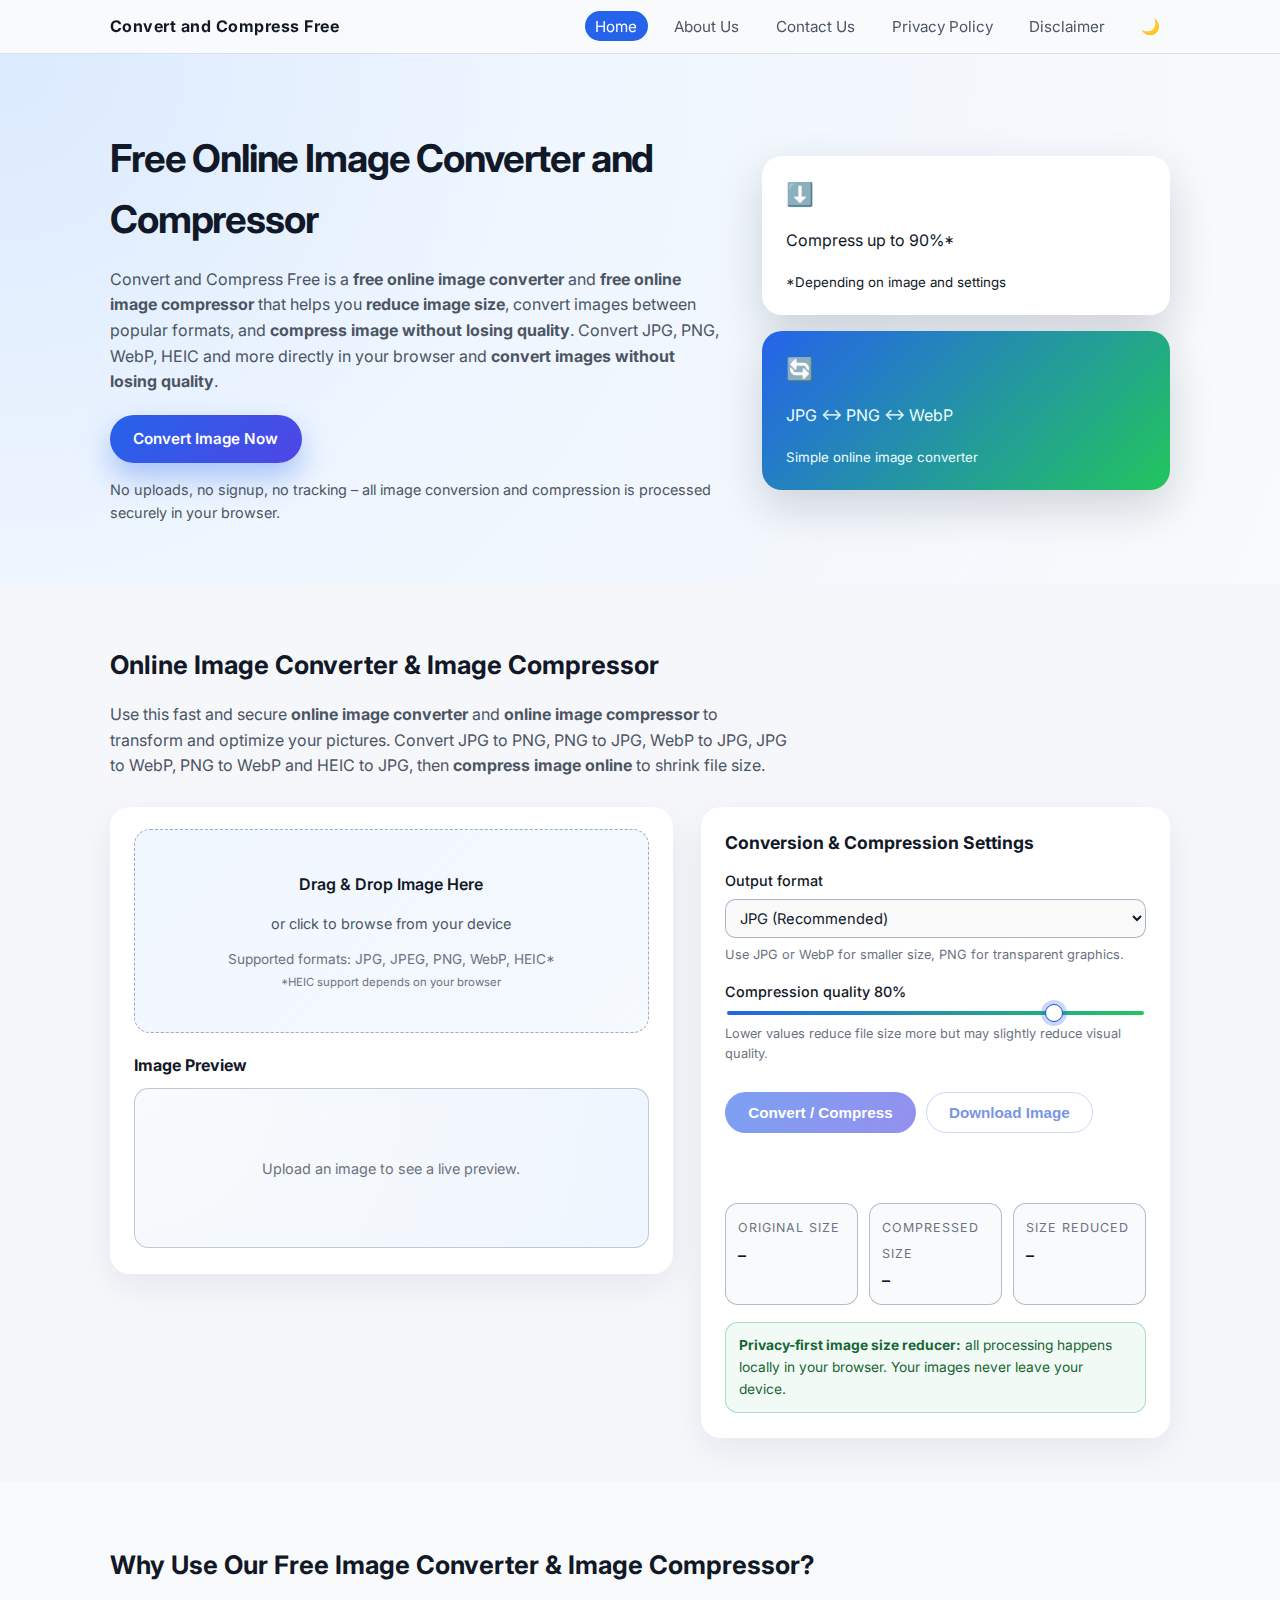
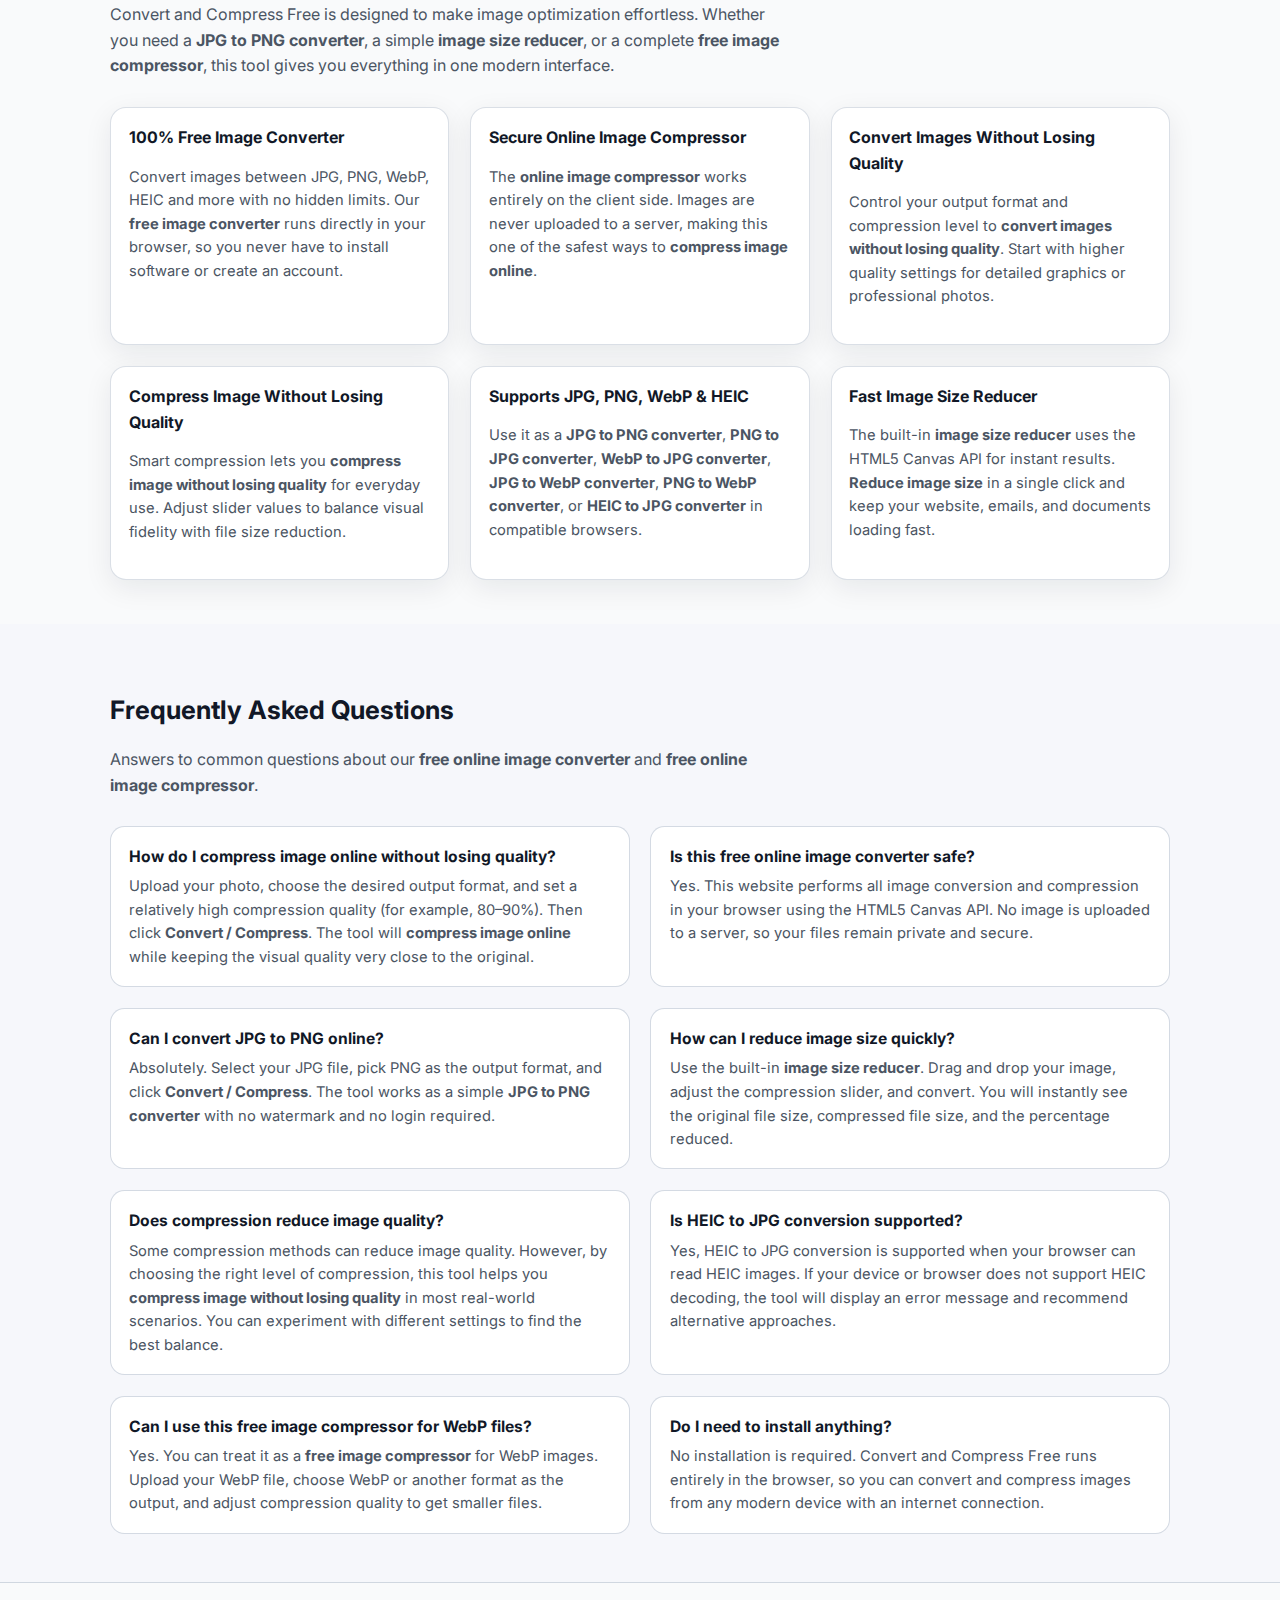
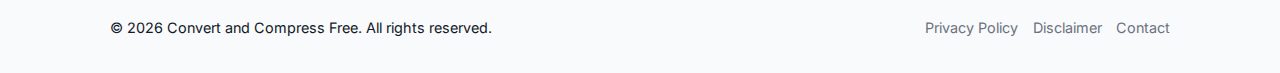
<file: index.html>
<!DOCTYPE html>
<html lang="en">
<head>
    <meta charset="UTF-8" />
    <title>Free Image Converter &amp; Compressor Online – Convert and Compress Free</title>
    <meta name="description" content="Convert and Compress Free is a free online image converter and image compressor tool. Convert JPG to PNG, PNG to JPG, WebP to JPG, HEIC to JPG and compress image online without losing quality. Reduce image size instantly with our secure and fast image size reducer." />
    <meta name="viewport" content="width=device-width, initial-scale=1" />
    <meta name="keywords" content="image converter, image compressor, online image converter, online image compressor, free image converter, free image compressor, compress image online, convert image online, reduce image size, image size reducer, JPG to PNG converter, PNG to JPG converter, WebP to JPG converter, JPG to WebP converter, PNG to WebP converter, HEIC to JPG converter, JPEG to PNG converter, free online image converter, free online image compressor, convert images without losing quality, compress image without losing quality" />
    <link rel="canonical" href="https://www.convertandcompressfree.com/" />

    <!-- Open Graph -->
    <meta property="og:title" content="Free Image Converter &amp; Compressor Online – Convert and Compress Free" />
    <meta property="og:description" content="Free online image converter and image compressor to convert JPG, PNG, WebP, HEIC and reduce image size without losing quality." />
    <meta property="og:type" content="website" />
    <meta property="og:url" content="https://www.convertandcompressfree.com/" />
    <meta property="og:site_name" content="Convert and Compress Free" />

    <!-- Favicon (optional placeholder) -->
    <link rel="icon" href="data:;base64,iVBORw0KGgo=" />

    <!-- Google Font -->
    <link href="https://fonts.googleapis.com/css2?family=Inter:wght@400;500;600;700&display=swap" rel="stylesheet" />

    <!-- Styles -->
    <link rel="stylesheet" href="style.css" />

    <!-- FAQ Structured Data (JSON-LD) -->
    <script type="application/ld+json">
    {
      "@context": "https://schema.org",
      "@type": "FAQPage",
      "mainEntity": [
        {
          "@type": "Question",
          "name": "How do I compress image online without losing quality?",
          "acceptedAnswer": {
            "@type": "Answer",
            "text": "To compress an image online without losing quality, upload your file to Convert and Compress Free, choose your desired output format and compression level, then click the Convert / Compress button. The tool uses smart client-side compression to reduce image size while keeping visual quality as close as possible to the original."
          }
        },
        {
          "@type": "Question",
          "name": "Is this free online image converter safe?",
          "acceptedAnswer": {
            "@type": "Answer",
            "text": "Yes, our free online image converter is safe because all conversions and compression happen directly in your browser. Your images are not uploaded to any server, not stored, and never shared."
          }
        },
        {
          "@type": "Question",
          "name": "Can I convert JPG to PNG online?",
          "acceptedAnswer": {
            "@type": "Answer",
            "text": "Yes, you can easily convert JPG to PNG online with Convert and Compress Free. Upload your JPG image, select PNG as the target format, and click Convert / Compress to download your new PNG file."
          }
        },
        {
          "@type": "Question",
          "name": "How can I reduce image size quickly?",
          "acceptedAnswer": {
            "@type": "Answer",
            "text": "To reduce image size quickly, simply drag and drop your file into the tool, choose your desired compression quality, and click Convert / Compress. The image size reducer will instantly generate a smaller file that you can download."
          }
        },
        {
          "@type": "Question",
          "name": "Does image compression reduce quality?",
          "acceptedAnswer": {
            "@type": "Answer",
            "text": "Generally, compression can slightly reduce quality, but Convert and Compress Free helps you balance quality and file size. By adjusting the compression level, you can compress images without noticeable loss in quality for most use cases."
          }
        },
        {
          "@type": "Question",
          "name": "Is HEIC to JPG conversion supported?",
          "acceptedAnswer": {
            "@type": "Answer",
            "text": "Yes, our online image converter supports HEIC to JPG conversion in browsers that can read HEIC files. If your browser cannot decode HEIC, the tool will show a helpful error and suggest alternative options."
          }
        },
        {
          "@type": "Question",
          "name": "Can I use this free image compressor for WebP images?",
          "acceptedAnswer": {
            "@type": "Answer",
            "text": "Yes, you can compress WebP images online using Convert and Compress Free. Upload your WebP file, keep the format as WebP or convert it to JPG or PNG, choose your compression level, and generate a smaller file."
          }
        },
        {
          "@type": "Question",
          "name": "Do I need to create an account to use this image converter?",
          "acceptedAnswer": {
            "@type": "Answer",
            "text": "No account or registration is required. You can use this free image converter and compressor instantly, without sign-up or email."
          }
        }
      ]
    }
    </script>
</head>
<body>
    <!-- Header / Navigation -->
    <header class="site-header">
        <div class="container nav-container">
            <div class="logo">
                <a href="index.html">Convert and Compress Free</a>
            </div>
            <nav class="main-nav" aria-label="Main navigation">
                <button class="nav-toggle" aria-label="Toggle navigation" aria-expanded="false">
                    <span class="nav-toggle-bar"></span>
                    <span class="nav-toggle-bar"></span>
                    <span class="nav-toggle-bar"></span>
                </button>
                <ul class="nav-links">
                    <li><a href="index.html" class="active">Home</a></li>
                    <li><a href="about.html">About Us</a></li>
                    <li><a href="contact.html">Contact Us</a></li>
                    <li><a href="privacy-policy.html">Privacy Policy</a></li>
                    <li><a href="disclaimer.html">Disclaimer</a></li>
                </ul>
                <button class="theme-toggle" type="button" aria-label="Toggle dark mode">
                    <span class="theme-toggle-icon">🌙</span>
                </button>
            </nav>
        </div>
    </header>

    <main>
        <!-- Hero Section -->
        <section class="hero">
            <div class="container hero-content">
                <div class="hero-text">
                    <h1>Free Online Image Converter and Compressor</h1>
                    <p>
                        Convert and Compress Free is a <strong>free online image converter</strong> and
                        <strong>free online image compressor</strong> that helps you
                        <strong>reduce image size</strong>, convert images between popular formats, and
                        <strong>compress image without losing quality</strong>. Convert JPG, PNG, WebP, HEIC and more
                        directly in your browser and <strong>convert images without losing quality</strong>.
                    </p>
                    <a href="#tool" class="btn btn-primary">Convert Image Now</a>
                    <p class="hero-subtext">
                        No uploads, no signup, no tracking – all image conversion and compression is processed securely
                        in your browser.
                    </p>
                </div>
                <div class="hero-visual" aria-hidden="true">
                    <div class="hero-card">
                        <div class="hero-card-icon">⬇️</div>
                        <p>Compress up to 90%*</p>
                        <small>*Depending on image and settings</small>
                    </div>
                    <div class="hero-card secondary">
                        <div class="hero-card-icon">🔄</div>
                        <p>JPG ↔ PNG ↔ WebP</p>
                        <small>Simple online image converter</small>
                    </div>
                </div>
            </div>
        </section>

        <!-- Tool Section -->
        <section id="tool" class="tool-section">
            <div class="container">
                <header class="section-header">
                    <h2>Online Image Converter &amp; Image Compressor</h2>
                    <p>
                        Use this fast and secure <strong>online image converter</strong> and
                        <strong>online image compressor</strong> to transform and optimize your pictures.
                        Convert JPG to PNG, PNG to JPG, WebP to JPG, JPG to WebP, PNG to WebP and HEIC to JPG, then
                        <strong>compress image online</strong> to shrink file size.
                    </p>
                </header>

                <div class="tool-grid">
                    <!-- Upload / Preview -->
                    <div class="tool-panel upload-panel">
                        <div id="drop-area" class="drop-area" aria-label="Image upload area">
                            <input type="file" id="file-input" accept="image/*" aria-label="Choose image file" />
                            <div class="drop-inner">
                                <p class="drop-title">Drag &amp; Drop Image Here</p>
                                <p class="drop-subtitle">or click to browse from your device</p>
                                <p class="drop-types">
                                    Supported formats: JPG, JPEG, PNG, WebP, HEIC*<br />
                                    <small>*HEIC support depends on your browser</small>
                                </p>
                            </div>
                        </div>

                        <div class="preview-wrapper">
                            <h3>Image Preview</h3>
                            <div class="preview-content">
                                <canvas id="preview-canvas" aria-label="Image preview canvas"></canvas>
                                <p id="no-preview-text">Upload an image to see a live preview.</p>
                            </div>
                        </div>
                    </div>

                    <!-- Controls / Stats -->
                    <div class="tool-panel controls-panel">
                        <h3>Conversion &amp; Compression Settings</h3>
                        <form id="tool-form" class="tool-form" novalidate>
                            <div class="form-group">
                                <label for="format-select">Output format</label>
                                <select id="format-select" name="format">
                                    <option value="image/jpeg">JPG (Recommended)</option>
                                    <option value="image/png">PNG</option>
                                    <option value="image/webp">WebP</option>
                                    <option value="image/jpeg-high">JPEG (High Quality)</option>
                                </select>
                                <small class="helper-text">
                                    Use JPG or WebP for smaller size, PNG for transparent graphics.
                                </small>
                            </div>

                            <div class="form-group">
                                <label for="quality-range">
                                    Compression quality
                                    <span id="quality-value">80</span>%
                                </label>
                                <input
                                    type="range"
                                    id="quality-range"
                                    name="quality"
                                    min="1"
                                    max="100"
                                    value="80"
                                />
                                <small class="helper-text">
                                    Lower values reduce file size more but may slightly reduce visual quality.
                                </small>
                            </div>

                            <div class="actions-row">
                                <button type="button" id="convert-btn" class="btn btn-primary" disabled>
                                    Convert / Compress
                                </button>
                                <button type="button" id="download-btn" class="btn btn-outline" disabled>
                                    Download Image
                                </button>
                            </div>

                            <div id="status-message" class="status-message" role="status" aria-live="polite"></div>

                            <div class="stats-grid" aria-live="polite">
                                <div class="stat-card">
                                    <span class="stat-label">Original Size</span>
                                    <span id="original-size" class="stat-value">–</span>
                                </div>
                                <div class="stat-card">
                                    <span class="stat-label">Compressed Size</span>
                                    <span id="compressed-size" class="stat-value">–</span>
                                </div>
                                <div class="stat-card">
                                    <span class="stat-label">Size Reduced</span>
                                    <span id="size-reduction" class="stat-value">–</span>
                                </div>
                            </div>
                        </form>

                        <div class="note-box">
                            <strong>Privacy-first image size reducer:</strong>
                            all processing happens locally in your browser. Your images never leave your device.
                        </div>
                    </div>
                </div>
            </div>
        </section>

        <!-- Features Section -->
        <section class="features">
            <div class="container">
                <header class="section-header">
                    <h2>Why Use Our Free Image Converter &amp; Image Compressor?</h2>
                    <p>
                        Convert and Compress Free is designed to make image optimization effortless. Whether you need a
                        <strong>JPG to PNG converter</strong>, a simple <strong>image size reducer</strong>, or a
                        complete <strong>free image compressor</strong>, this tool gives you everything in one modern
                        interface.
                    </p>
                </header>

                <div class="card-grid">
                    <article class="card">
                        <h3>100% Free Image Converter</h3>
                        <p>
                            Convert images between JPG, PNG, WebP, HEIC and more with no hidden limits. Our
                            <strong>free image converter</strong> runs directly in your browser, so you never have to
                            install software or create an account.
                        </p>
                    </article>

                    <article class="card">
                        <h3>Secure Online Image Compressor</h3>
                        <p>
                            The <strong>online image compressor</strong> works entirely on the client side.
                            Images are never uploaded to a server, making this one of the safest ways to
                            <strong>compress image online</strong>.
                        </p>
                    </article>

                    <article class="card">
                        <h3>Convert Images Without Losing Quality</h3>
                        <p>
                            Control your output format and compression level to <strong>convert images without losing
                            quality</strong>. Start with higher quality settings for detailed graphics or professional
                            photos.
                        </p>
                    </article>

                    <article class="card">
                        <h3>Compress Image Without Losing Quality</h3>
                        <p>
                            Smart compression lets you <strong>compress image without losing quality</strong> for
                            everyday use. Adjust slider values to balance visual fidelity with file size reduction.
                        </p>
                    </article>

                    <article class="card">
                        <h3>Supports JPG, PNG, WebP &amp; HEIC</h3>
                        <p>
                            Use it as a <strong>JPG to PNG converter</strong>, <strong>PNG to JPG converter</strong>,
                            <strong>WebP to JPG converter</strong>, <strong>JPG to WebP converter</strong>,
                            <strong>PNG to WebP converter</strong>, or <strong>HEIC to JPG converter</strong> in
                            compatible browsers.
                        </p>
                    </article>

                    <article class="card">
                        <h3>Fast Image Size Reducer</h3>
                        <p>
                            The built-in <strong>image size reducer</strong> uses the HTML5 Canvas API for instant
                            results. <strong>Reduce image size</strong> in a single click and keep your website,
                            emails, and documents loading fast.
                        </p>
                    </article>
                </div>
            </div>
        </section>

        <!-- FAQ Section -->
        <section class="faq">
            <div class="container">
                <header class="section-header">
                    <h2>Frequently Asked Questions</h2>
                    <p>
                        Answers to common questions about our <strong>free online image converter</strong> and
                        <strong>free online image compressor</strong>.
                    </p>
                </header>

                <div class="faq-list">
                    <article class="faq-item">
                        <h3>How do I compress image online without losing quality?</h3>
                        <p>
                            Upload your photo, choose the desired output format, and set a relatively high compression
                            quality (for example, 80–90%). Then click <strong>Convert / Compress</strong>. The tool will
                            <strong>compress image online</strong> while keeping the visual quality very close to the
                            original.
                        </p>
                    </article>

                    <article class="faq-item">
                        <h3>Is this free online image converter safe?</h3>
                        <p>
                            Yes. This website performs all image conversion and compression in your browser using the
                            HTML5 Canvas API. No image is uploaded to a server, so your files remain private and secure.
                        </p>
                    </article>

                    <article class="faq-item">
                        <h3>Can I convert JPG to PNG online?</h3>
                        <p>
                            Absolutely. Select your JPG file, pick PNG as the output format, and click
                            <strong>Convert / Compress</strong>. The tool works as a simple
                            <strong>JPG to PNG converter</strong> with no watermark and no login required.
                        </p>
                    </article>

                    <article class="faq-item">
                        <h3>How can I reduce image size quickly?</h3>
                        <p>
                            Use the built-in <strong>image size reducer</strong>. Drag and drop your image, adjust the
                            compression slider, and convert. You will instantly see the original file size, compressed
                            file size, and the percentage reduced.
                        </p>
                    </article>

                    <article class="faq-item">
                        <h3>Does compression reduce image quality?</h3>
                        <p>
                            Some compression methods can reduce image quality. However, by choosing the right level of
                            compression, this tool helps you <strong>compress image without losing quality</strong> in
                            most real-world scenarios. You can experiment with different settings to find the best
                            balance.
                        </p>
                    </article>

                    <article class="faq-item">
                        <h3>Is HEIC to JPG conversion supported?</h3>
                        <p>
                            Yes, HEIC to JPG conversion is supported when your browser can read HEIC images. If your
                            device or browser does not support HEIC decoding, the tool will display an error message and
                            recommend alternative approaches.
                        </p>
                    </article>

                    <article class="faq-item">
                        <h3>Can I use this free image compressor for WebP files?</h3>
                        <p>
                            Yes. You can treat it as a <strong>free image compressor</strong> for WebP images. Upload
                            your WebP file, choose WebP or another format as the output, and adjust compression quality
                            to get smaller files.
                        </p>
                    </article>

                    <article class="faq-item">
                        <h3>Do I need to install anything?</h3>
                        <p>
                            No installation is required. Convert and Compress Free runs entirely in the browser, so you
                            can convert and compress images from any modern device with an internet connection.
                        </p>
                    </article>
                </div>
            </div>
        </section>
    </main>

    <footer class="site-footer">
        <div class="container footer-content">
            <p>&copy; <span id="year"></span> Convert and Compress Free. All rights reserved.</p>
            <div class="footer-links">
                <a href="privacy-policy.html">Privacy Policy</a>
                <a href="disclaimer.html">Disclaimer</a>
                <a href="contact.html">Contact</a>
            </div>
        </div>
    </footer>

    <script src="script.js" defer></script>
</body>
</html>
</file>
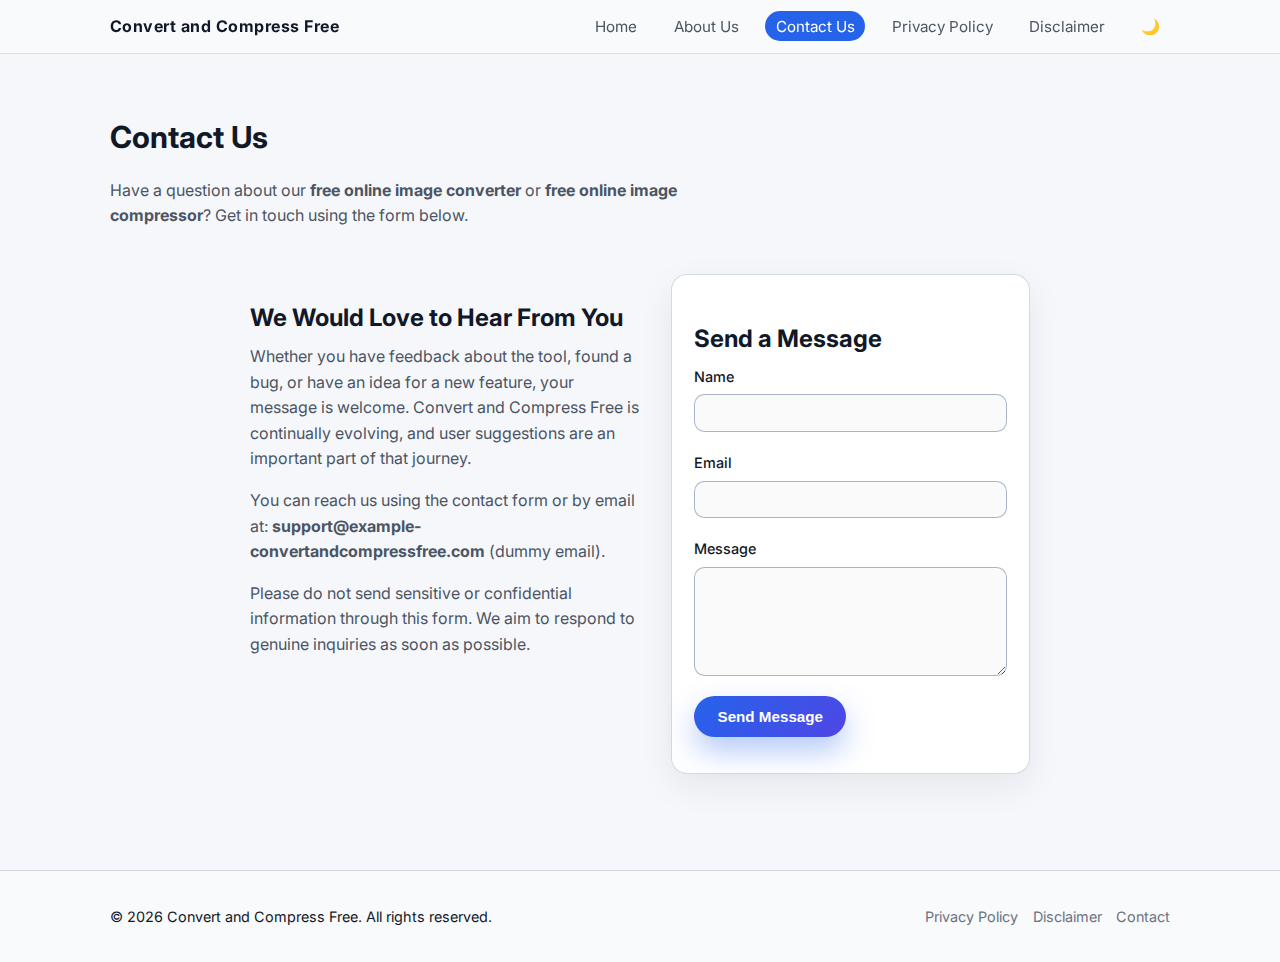
<file: contact.html>
<!DOCTYPE html>
<html lang="en">
<head>
    <meta charset="UTF-8" />
    <title>Contact – Convert and Compress Free</title>
    <meta name="description" content="Contact the creators of Convert and Compress Free. Send feedback, report issues, or suggest improvements for our free online image converter and compressor." />
    <meta name="viewport" content="width=device-width, initial-scale=1" />
    <link rel="canonical" href="https://www.convertandcompressfree.com/contact.html" />

    <!-- Open Graph -->
    <meta property="og:title" content="Contact – Convert and Compress Free" />
    <meta property="og:description" content="Get in touch with the team behind Convert and Compress Free for support, feedback and partnership questions." />
    <meta property="og:type" content="website" />
    <meta property="og:url" content="https://www.convertandcompressfree.com/contact.html" />
    <meta property="og:site_name" content="Convert and Compress Free" />

    <link rel="icon" href="data:;base64,iVBORw0KGgo=" />
    <link href="https://fonts.googleapis.com/css2?family=Inter:wght@400;500;600;700&display=swap" rel="stylesheet" />
    <link rel="stylesheet" href="style.css" />
</head>
<body>
<header class="site-header">
    <div class="container nav-container">
        <div class="logo">
            <a href="index.html">Convert and Compress Free</a>
        </div>
        <nav class="main-nav" aria-label="Main navigation">
            <button class="nav-toggle" aria-label="Toggle navigation" aria-expanded="false">
                <span class="nav-toggle-bar"></span>
                <span class="nav-toggle-bar"></span>
                <span class="nav-toggle-bar"></span>
            </button>
            <ul class="nav-links">
                <li><a href="index.html">Home</a></li>
                <li><a href="about.html">About Us</a></li>
                <li><a href="contact.html" class="active">Contact Us</a></li>
                <li><a href="privacy-policy.html">Privacy Policy</a></li>
                <li><a href="disclaimer.html">Disclaimer</a></li>
            </ul>
            <button class="theme-toggle" type="button" aria-label="Toggle dark mode">
                <span class="theme-toggle-icon">🌙</span>
            </button>
        </nav>
    </div>
</header>

<main class="page-main">
    <section class="page-hero">
        <div class="container">
            <h1>Contact Us</h1>
            <p>
                Have a question about our <strong>free online image converter</strong> or
                <strong>free online image compressor</strong>? Get in touch using the form below.
            </p>
        </div>
    </section>

    <section class="page-section">
        <div class="container content contact-layout">
            <div class="contact-info">
                <h2>We Would Love to Hear From You</h2>
                <p>
                    Whether you have feedback about the tool, found a bug, or have an idea for a new feature, your
                    message is welcome. Convert and Compress Free is continually evolving, and user suggestions are an
                    important part of that journey.
                </p>
                <p>
                    You can reach us using the contact form or by email at:
                    <strong>support@example-convertandcompressfree.com</strong> (dummy email).
                </p>
                <p>
                    Please do not send sensitive or confidential information through this form. We aim to respond to
                    genuine inquiries as soon as possible.
                </p>
            </div>

            <div class="contact-form-wrapper">
                <h2>Send a Message</h2>
                <form id="contact-form" novalidate>
                    <div class="form-group">
                        <label for="contact-name">Name</label>
                        <input type="text" id="contact-name" name="name" required />
                        <small class="error-message" id="contact-name-error"></small>
                    </div>

                    <div class="form-group">
                        <label for="contact-email">Email</label>
                        <input type="email" id="contact-email" name="email" required />
                        <small class="error-message" id="contact-email-error"></small>
                    </div>

                    <div class="form-group">
                        <label for="contact-message">Message</label>
                        <textarea id="contact-message" name="message" rows="5" required></textarea>
                        <small class="error-message" id="contact-message-error"></small>
                    </div>

                    <button type="submit" class="btn btn-primary">Send Message</button>
                    <p id="contact-success" class="form-success" aria-live="polite"></p>
                </form>
            </div>
        </div>
    </section>
</main>

<footer class="site-footer">
    <div class="container footer-content">
        <p>&copy; <span id="year"></span> Convert and Compress Free. All rights reserved.</p>
        <div class="footer-links">
            <a href="privacy-policy.html">Privacy Policy</a>
            <a href="disclaimer.html">Disclaimer</a>
            <a href="contact.html">Contact</a>
        </div>
    </div>
</footer>

<script src="script.js" defer></script>
</body>
</html>
</file>
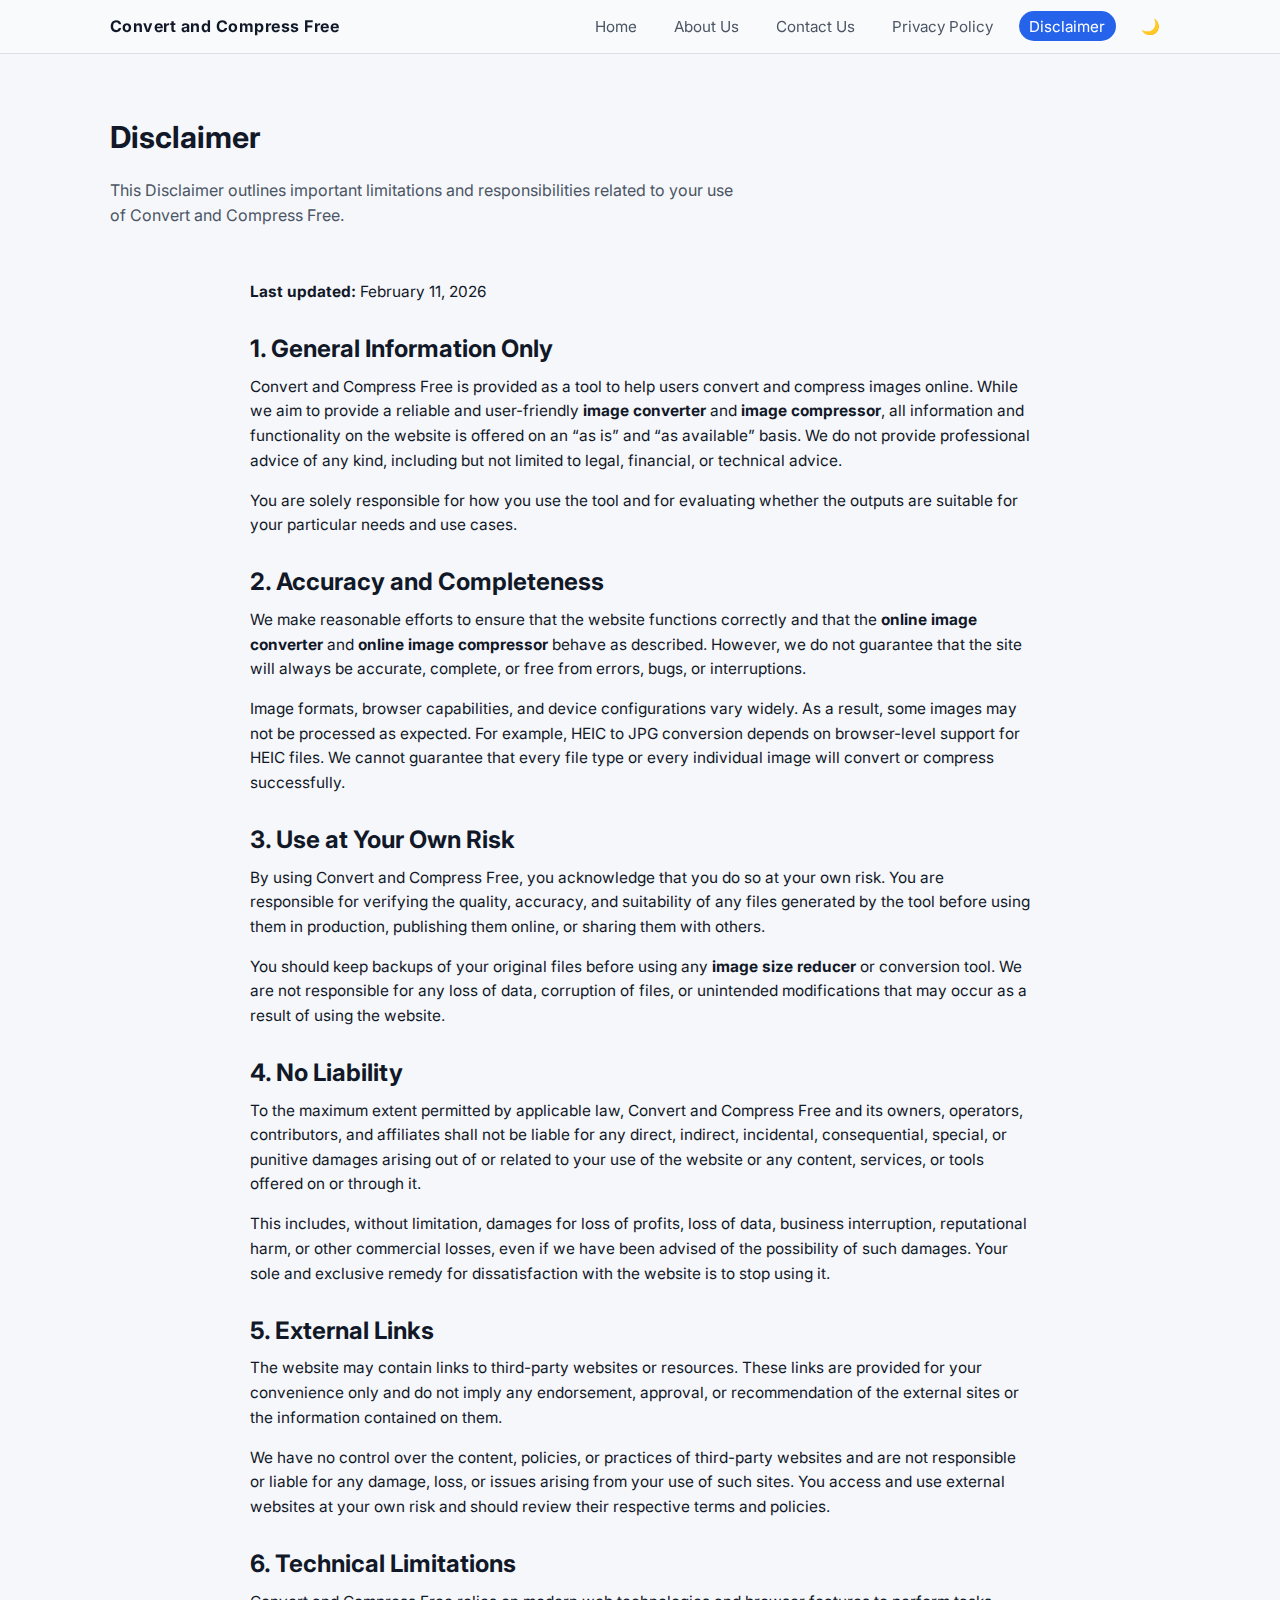
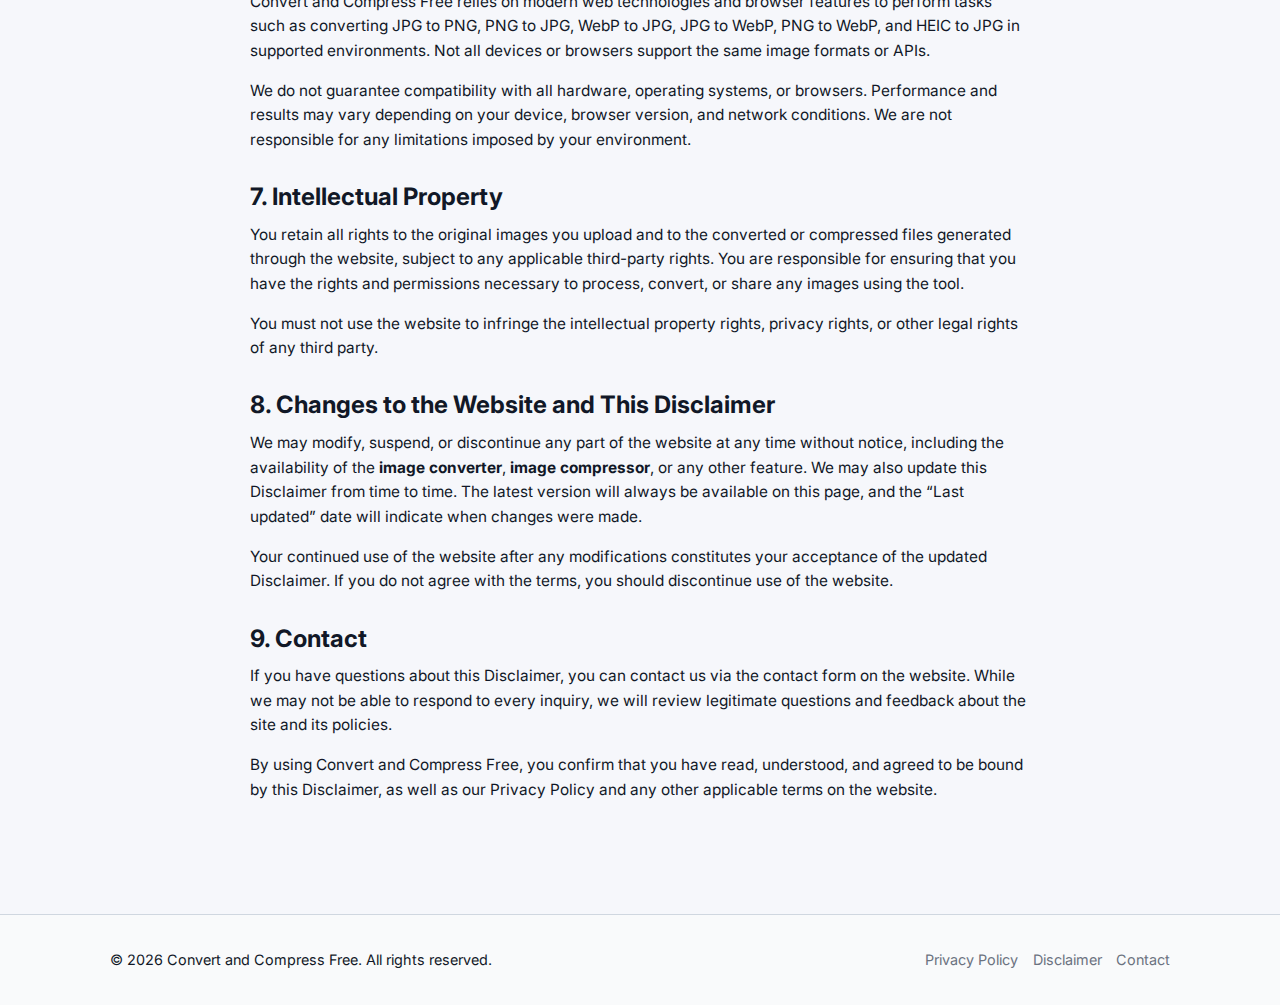
<file: disclaimer.html>
<!DOCTYPE html>
<html lang="en">
<head>
    <meta charset="UTF-8" />
    <title>Disclaimer – Convert and Compress Free</title>
    <meta name="description" content="Read the legal disclaimer for Convert and Compress Free. Learn about limitations of liability, accuracy, and external links while using our free online image converter and compressor." />
    <meta name="viewport" content="width=device-width, initial-scale=1" />
    <link rel="canonical" href="https://www.convertandcompressfree.com/disclaimer.html" />

    <!-- Open Graph -->
    <meta property="og:title" content="Disclaimer – Convert and Compress Free" />
    <meta property="og:description" content="Review the disclaimer describing usage responsibilities, limitations, and external link policies for Convert and Compress Free." />
    <meta property="og:type" content="website" />
    <meta property="og:url" content="https://www.convertandcompressfree.com/disclaimer.html" />
    <meta property="og:site_name" content="Convert and Compress Free" />

    <link rel="icon" href="data:;base64,iVBORw0KGgo=" />
    <link href="https://fonts.googleapis.com/css2?family=Inter:wght@400;500;600;700&display=swap" rel="stylesheet" />
    <link rel="stylesheet" href="style.css" />
</head>
<body>
<header class="site-header">
    <div class="container nav-container">
        <div class="logo">
            <a href="index.html">Convert and Compress Free</a>
        </div>
        <nav class="main-nav" aria-label="Main navigation">
            <button class="nav-toggle" aria-label="Toggle navigation" aria-expanded="false">
                <span class="nav-toggle-bar"></span>
                <span class="nav-toggle-bar"></span>
                <span class="nav-toggle-bar"></span>
            </button>
            <ul class="nav-links">
                <li><a href="index.html">Home</a></li>
                <li><a href="about.html">About Us</a></li>
                <li><a href="contact.html">Contact Us</a></li>
                <li><a href="privacy-policy.html">Privacy Policy</a></li>
                <li><a href="disclaimer.html" class="active">Disclaimer</a></li>
            </ul>
            <button class="theme-toggle" type="button" aria-label="Toggle dark mode">
                <span class="theme-toggle-icon">🌙</span>
            </button>
        </nav>
    </div>
</header>

<main class="page-main">
    <section class="page-hero">
        <div class="container">
            <h1>Disclaimer</h1>
            <p>
                This Disclaimer outlines important limitations and responsibilities related to your use of Convert and
                Compress Free.
            </p>
        </div>
    </section>

    <section class="page-section">
        <div class="container content legal-text">
            <p><strong>Last updated:</strong> February 11, 2026</p>

            <h2>1. General Information Only</h2>
            <p>
                Convert and Compress Free is provided as a tool to help users convert and compress images online. While
                we aim to provide a reliable and user-friendly <strong>image converter</strong> and
                <strong>image compressor</strong>, all information and functionality on the website is offered on an
                “as is” and “as available” basis. We do not provide professional advice of any kind, including but not
                limited to legal, financial, or technical advice.
            </p>
            <p>
                You are solely responsible for how you use the tool and for evaluating whether the outputs are suitable
                for your particular needs and use cases.
            </p>

            <h2>2. Accuracy and Completeness</h2>
            <p>
                We make reasonable efforts to ensure that the website functions correctly and that the
                <strong>online image converter</strong> and <strong>online image compressor</strong> behave as
                described. However, we do not guarantee that the site will always be accurate, complete, or free from
                errors, bugs, or interruptions.
            </p>
            <p>
                Image formats, browser capabilities, and device configurations vary widely. As a result, some images may
                not be processed as expected. For example, HEIC to JPG conversion depends on browser-level support for
                HEIC files. We cannot guarantee that every file type or every individual image will convert or compress
                successfully.
            </p>

            <h2>3. Use at Your Own Risk</h2>
            <p>
                By using Convert and Compress Free, you acknowledge that you do so at your own risk. You are responsible
                for verifying the quality, accuracy, and suitability of any files generated by the tool before using
                them in production, publishing them online, or sharing them with others.
            </p>
            <p>
                You should keep backups of your original files before using any <strong>image size reducer</strong> or
                conversion tool. We are not responsible for any loss of data, corruption of files, or unintended
                modifications that may occur as a result of using the website.
            </p>

            <h2>4. No Liability</h2>
            <p>
                To the maximum extent permitted by applicable law, Convert and Compress Free and its owners, operators,
                contributors, and affiliates shall not be liable for any direct, indirect, incidental, consequential,
                special, or punitive damages arising out of or related to your use of the website or any content,
                services, or tools offered on or through it.
            </p>
            <p>
                This includes, without limitation, damages for loss of profits, loss of data, business interruption,
                reputational harm, or other commercial losses, even if we have been advised of the possibility of such
                damages. Your sole and exclusive remedy for dissatisfaction with the website is to stop using it.
            </p>

            <h2>5. External Links</h2>
            <p>
                The website may contain links to third-party websites or resources. These links are provided for your
                convenience only and do not imply any endorsement, approval, or recommendation of the external sites or
                the information contained on them.
            </p>
            <p>
                We have no control over the content, policies, or practices of third-party websites and are not
                responsible or liable for any damage, loss, or issues arising from your use of such sites. You access
                and use external websites at your own risk and should review their respective terms and policies.
            </p>

            <h2>6. Technical Limitations</h2>
            <p>
                Convert and Compress Free relies on modern web technologies and browser features to perform tasks such
                as converting JPG to PNG, PNG to JPG, WebP to JPG, JPG to WebP, PNG to WebP, and HEIC to JPG in
                supported environments. Not all devices or browsers support the same image formats or APIs.
            </p>
            <p>
                We do not guarantee compatibility with all hardware, operating systems, or browsers. Performance and
                results may vary depending on your device, browser version, and network conditions. We are not
                responsible for any limitations imposed by your environment.
            </p>

            <h2>7. Intellectual Property</h2>
            <p>
                You retain all rights to the original images you upload and to the converted or compressed files
                generated through the website, subject to any applicable third-party rights. You are responsible for
                ensuring that you have the rights and permissions necessary to process, convert, or share any images
                using the tool.
            </p>
            <p>
                You must not use the website to infringe the intellectual property rights, privacy rights, or other
                legal rights of any third party.
            </p>

            <h2>8. Changes to the Website and This Disclaimer</h2>
            <p>
                We may modify, suspend, or discontinue any part of the website at any time without notice, including the
                availability of the <strong>image converter</strong>, <strong>image compressor</strong>, or any other
                feature. We may also update this Disclaimer from time to time. The latest version will always be
                available on this page, and the “Last updated” date will indicate when changes were made.
            </p>
            <p>
                Your continued use of the website after any modifications constitutes your acceptance of the updated
                Disclaimer. If you do not agree with the terms, you should discontinue use of the website.
            </p>

            <h2>9. Contact</h2>
            <p>
                If you have questions about this Disclaimer, you can contact us via the contact form on the website.
                While we may not be able to respond to every inquiry, we will review legitimate questions and feedback
                about the site and its policies.
            </p>
            <p>
                By using Convert and Compress Free, you confirm that you have read, understood, and agreed to be bound
                by this Disclaimer, as well as our Privacy Policy and any other applicable terms on the website.
            </p>
        </div>
    </section>
</main>

<footer class="site-footer">
    <div class="container footer-content">
        <p>&copy; <span id="year"></span> Convert and Compress Free. All rights reserved.</p>
        <div class="footer-links">
            <a href="privacy-policy.html">Privacy Policy</a>
            <a href="disclaimer.html">Disclaimer</a>
            <a href="contact.html">Contact</a>
        </div>
    </div>
</footer>

<script src="script.js" defer></script>
</body>
</html>
</file>
<file: style.css>
/* =========================================================
   Global Styles – Convert and Compress Free
   Modern, responsive, accessible, dark/light theme
   ========================================================= */

/* CSS Reset & Base -------------------------------------------------------- */
*,
*::before,
*::after {
    box-sizing: border-box;
}

html {
    scroll-behavior: smooth;
}

body {
    margin: 0;
    font-family: "Inter", system-ui, -apple-system, BlinkMacSystemFont, "Segoe UI", sans-serif;
    line-height: 1.6;
    background-color: #f6f7fb;
    color: #111827;
    transition: background-color 0.25s ease, color 0.25s ease;
}

/* Theme: Dark ------------------------------------------------------------- */
body[data-theme="dark"] {
    background-color: #020617;
    color: #e5e7eb;
}

img,
canvas {
    max-width: 100%;
    display: block;
}

/* Layout Helpers ---------------------------------------------------------- */
.container {
    width: 100%;
    max-width: 1100px;
    margin: 0 auto;
    padding: 0 1.25rem;
}

.page-main {
    padding-bottom: 3rem;
}

/* Header / Navigation ----------------------------------------------------- */
.site-header {
    position: sticky;
    top: 0;
    z-index: 20;
    background: rgba(248, 250, 252, 0.9);
    backdrop-filter: blur(10px);
    border-bottom: 1px solid rgba(148, 163, 184, 0.3);
}

body[data-theme="dark"] .site-header {
    background: rgba(15, 23, 42, 0.9);
    border-bottom-color: rgba(51, 65, 85, 0.8);
}

.nav-container {
    display: flex;
    align-items: center;
    justify-content: space-between;
    padding: 0.75rem 1.25rem;
}

.logo a {
    font-weight: 700;
    letter-spacing: 0.03em;
    color: #111827;
    text-decoration: none;
    font-size: 1rem;
}

body[data-theme="dark"] .logo a {
    color: #e5e7eb;
}

/* Nav links */
.main-nav {
    display: flex;
    align-items: center;
    gap: 1rem;
}

.nav-links {
    list-style: none;
    display: flex;
    align-items: center;
    gap: 1rem;
    margin: 0;
    padding: 0;
}

.nav-links a {
    text-decoration: none;
    color: #4b5563;
    font-size: 0.95rem;
    padding: 0.35rem 0.65rem;
    border-radius: 999px;
    transition: background-color 0.2s ease, color 0.2s ease;
}

.nav-links a:hover {
    background-color: rgba(37, 99, 235, 0.08);
    color: #1d4ed8;
}

.nav-links a.active {
    background-color: #2563eb;
    color: #ffffff;
}

body[data-theme="dark"] .nav-links a {
    color: #9ca3af;
}

body[data-theme="dark"] .nav-links a:hover {
    background-color: rgba(37, 99, 235, 0.45);
    color: #e5e7eb;
}

/* Theme toggle */
.theme-toggle {
    border: none;
    background: none;
    cursor: pointer;
    border-radius: 999px;
    padding: 0.35rem 0.6rem;
    display: flex;
    align-items: center;
    justify-content: center;
    transition: background-color 0.2s ease, transform 0.1s ease;
    font-size: 0.95rem;
}

.theme-toggle:hover {
    background-color: rgba(148, 163, 184, 0.2);
}

.theme-toggle:active {
    transform: scale(0.96);
}

body[data-theme="dark"] .theme-toggle {
    color: #e5e7eb;
}

/* Hamburger toggle (mobile) */
.nav-toggle {
    display: none;
    border: none;
    background: none;
    padding: 0.2rem;
    cursor: pointer;
    border-radius: 0.375rem;
}

.nav-toggle:hover {
    background-color: rgba(148, 163, 184, 0.25);
}

.nav-toggle-bar {
    display: block;
    width: 20px;
    height: 2px;
    margin: 4px 0;
    background-color: #111827;
    transition: transform 0.2s ease, opacity 0.2s ease, background-color 0.2s ease;
}

body[data-theme="dark"] .nav-toggle-bar {
    background-color: #f9fafb;
}

/* Hero Section ------------------------------------------------------------ */
.hero {
    padding: 3rem 0 2.5rem;
    background: radial-gradient(circle at top left, #dbeafe 0, #eff6ff 40%, #f9fafb 100%);
}

body[data-theme="dark"] .hero {
    background: radial-gradient(circle at top left, #0f172a 0, #020617 50%, #020617 100%);
}

.hero-content {
    display: grid;
    grid-template-columns: minmax(0, 2.1fr) minmax(0, 1.4fr);
    gap: 2.5rem;
    align-items: center;
}

.hero-text h1 {
    font-size: clamp(2rem, 3vw, 2.6rem);
    margin-bottom: 1rem;
    letter-spacing: -0.03em;
}

.hero-text p {
    margin-bottom: 1.25rem;
    color: #4b5563;
}

body[data-theme="dark"] .hero-text p {
    color: #9ca3af;
}

.hero-subtext {
    font-size: 0.9rem;
    color: #6b7280;
}

body[data-theme="dark"] .hero-subtext {
    color: #9ca3af;
}

/* Hero visual cards */
.hero-visual {
    display: grid;
    gap: 1rem;
}

.hero-card {
    border-radius: 1.25rem;
    padding: 1.25rem 1.5rem;
    background: rgba(255, 255, 255, 0.95);
    box-shadow: 0 18px 45px rgba(15, 23, 42, 0.16);
}

.hero-card.secondary {
    background: linear-gradient(135deg, #2563eb, #22c55e);
    color: #ecfeff;
}

.hero-card-icon {
    font-size: 1.4rem;
    margin-bottom: 0.5rem;
}

/* Buttons ----------------------------------------------------------------- */
.btn {
    display: inline-flex;
    align-items: center;
    justify-content: center;
    border-radius: 999px;
    padding: 0.7rem 1.4rem;
    font-weight: 600;
    font-size: 0.95rem;
    cursor: pointer;
    border: 1px solid transparent;
    transition: background-color 0.2s ease, color 0.2s ease, box-shadow 0.2s ease, transform 0.06s ease;
    text-decoration: none;
}

.btn-primary {
    background: linear-gradient(135deg, #2563eb, #4f46e5);
    color: #ffffff;
    box-shadow: 0 14px 30px rgba(37, 99, 235, 0.35);
}

.btn-primary:hover {
    box-shadow: 0 18px 40px rgba(37, 99, 235, 0.45);
    transform: translateY(-1px);
}

.btn-outline {
    background: transparent;
    border-color: rgba(37, 99, 235, 0.4);
    color: #1d4ed8;
}

.btn-outline:hover {
    background: rgba(37, 99, 235, 0.06);
}

body[data-theme="dark"] .btn-outline {
    border-color: rgba(148, 163, 184, 0.6);
    color: #e5e7eb;
}

.btn:disabled {
    opacity: 0.6;
    cursor: default;
    box-shadow: none;
}

/* Section Headers --------------------------------------------------------- */
.section-header {
    text-align: left;
    margin-bottom: 1.75rem;
}

.section-header h2 {
    font-size: 1.6rem;
    margin-bottom: 0.6rem;
}

.section-header p {
    color: #4b5563;
    max-width: 680px;
}

body[data-theme="dark"] .section-header p {
    color: #9ca3af;
}

/* Tool Section ------------------------------------------------------------ */
.tool-section {
    padding: 2.5rem 0 2.75rem;
}

.tool-grid {
    display: grid;
    grid-template-columns: minmax(0, 1.2fr) minmax(0, 1fr);
    gap: 1.75rem;
    align-items: flex-start;
}

.tool-panel {
    background-color: rgba(255, 255, 255, 0.95);
    border-radius: 1.25rem;
    padding: 1.4rem 1.5rem 1.6rem;
    box-shadow: 0 12px 35px rgba(15, 23, 42, 0.07);
}

body[data-theme="dark"] .tool-panel {
    background-color: #020617;
    box-shadow: 0 14px 40px rgba(0, 0, 0, 0.7);
}

/* Drop area */
.drop-area {
    border-radius: 1rem;
    border: 1.8px dashed rgba(148, 163, 184, 0.9);
    background: linear-gradient(135deg, rgba(219, 234, 254, 0.4), rgba(239, 246, 255, 0.6));
    padding: 1.6rem 1.25rem;
    position: relative;
    cursor: pointer;
    transition: border-color 0.2s ease, background-color 0.2s ease, box-shadow 0.2s ease, transform 0.06s ease;
}

body[data-theme="dark"] .drop-area {
    background: radial-gradient(circle at top left, rgba(15, 23, 42, 0.8), rgba(15, 23, 42, 0.3));
    border-color: rgba(148, 163, 184, 0.8);
}

.drop-area:hover {
    border-color: #2563eb;
    box-shadow: 0 14px 35px rgba(37, 99, 235, 0.22);
    transform: translateY(-1px);
}

.drop-area.dragover {
    border-color: #22c55e;
    box-shadow: 0 14px 35px rgba(34, 197, 94, 0.25);
}

.drop-area input[type="file"] {
    position: absolute;
    inset: 0;
    opacity: 0;
    cursor: pointer;
}

.drop-inner {
    text-align: center;
}

.drop-title {
    font-weight: 600;
    margin-bottom: 0.3rem;
}

.drop-subtitle {
    font-size: 0.9rem;
    color: #4b5563;
}

.drop-types {
    margin-top: 0.6rem;
    font-size: 0.85rem;
    color: #6b7280;
}

body[data-theme="dark"] .drop-subtitle,
body[data-theme="dark"] .drop-types {
    color: #9ca3af;
}

/* Preview */
.preview-wrapper {
    margin-top: 1.25rem;
}

.preview-wrapper h3 {
    font-size: 1rem;
    margin-bottom: 0.6rem;
}

.preview-content {
    border-radius: 0.9rem;
    border: 1px solid rgba(148, 163, 184, 0.55);
    padding: 0.75rem;
    min-height: 160px;
    display: flex;
    align-items: center;
    justify-content: center;
    background: radial-gradient(circle at top left, #f9fafb, #eff6ff);
}

body[data-theme="dark"] .preview-content {
    background: radial-gradient(circle at top left, #020617, #020617);
    border-color: rgba(75, 85, 99, 0.9);
}

#preview-canvas {
    max-height: 260px;
    display: none;
    border-radius: 0.5rem;
}

#no-preview-text {
    font-size: 0.9rem;
    color: #6b7280;
}

body[data-theme="dark"] #no-preview-text {
    color: #9ca3af;
}

/* Controls Panel ---------------------------------------------------------- */
.controls-panel h3 {
    font-size: 1.1rem;
    margin-top: 0;
    margin-bottom: 0.75rem;
}

.tool-form {
    display: flex;
    flex-direction: column;
    gap: 0.9rem;
}

.form-group {
    display: flex;
    flex-direction: column;
    gap: 0.4rem;
}

.form-group label {
    font-weight: 500;
    font-size: 0.9rem;
}

.form-group select,
.form-group input[type="range"],
.form-group input[type="text"],
.form-group input[type="email"],
.form-group textarea {
    font-family: inherit;
}

.form-group select,
.form-group input[type="text"],
.form-group input[type="email"],
.form-group textarea {
    border-radius: 0.65rem;
    border: 1px solid rgba(148, 163, 184, 0.8);
    padding: 0.55rem 0.65rem;
    font-size: 0.92rem;
    background-color: rgba(249, 250, 251, 0.9);
    color: inherit;
    transition: border-color 0.2s ease, box-shadow 0.2s ease, background-color 0.2s ease;
}

body[data-theme="dark"] .form-group select,
body[data-theme="dark"] .form-group input[type="text"],
body[data-theme="dark"] .form-group input[type="email"],
body[data-theme="dark"] .form-group textarea {
    background-color: #020617;
    border-color: rgba(75, 85, 99, 0.8);
}

.form-group select:focus,
.form-group input:focus,
.form-group textarea:focus {
    outline: none;
    border-color: #2563eb;
    box-shadow: 0 0 0 1px rgba(37, 99, 235, 0.35);
}

/* Range slider */
input[type="range"] {
    -webkit-appearance: none;
    height: 4px;
    border-radius: 999px;
    background: linear-gradient(90deg, #2563eb, #22c55e);
    outline: none;
}

input[type="range"]::-webkit-slider-thumb {
    -webkit-appearance: none;
    appearance: none;
    width: 18px;
    height: 18px;
    border-radius: 50%;
    background: #ffffff;
    border: 1.4px solid #1d4ed8;
    box-shadow: 0 0 0 4px rgba(37, 99, 235, 0.25);
    cursor: pointer;
}

input[type="range"]::-moz-range-thumb {
    width: 16px;
    height: 16px;
    border-radius: 50%;
    background: #ffffff;
    border: 1.4px solid #2563eb;
    box-shadow: 0 0 0 4px rgba(37, 99, 235, 0.25);
    cursor: pointer;
}

.helper-text {
    font-size: 0.8rem;
    color: #6b7280;
}

body[data-theme="dark"] .helper-text {
    color: #9ca3af;
}

.actions-row {
    display: flex;
    flex-wrap: wrap;
    gap: 0.6rem;
    margin-top: 0.8rem;
}

.status-message {
    margin-top: 0.55rem;
    font-size: 0.88rem;
    min-height: 1.2em;
}

.status-message.success {
    color: #15803d;
}

.status-message.error {
    color: #b91c1c;
}

/* Stats */
.stats-grid {
    margin-top: 1rem;
    display: grid;
    grid-template-columns: repeat(3, minmax(0, 1fr));
    gap: 0.7rem;
}

.stat-card {
    border-radius: 0.8rem;
    padding: 0.6rem 0.75rem;
    background-color: rgba(249, 250, 251, 0.95);
    border: 1px solid rgba(148, 163, 184, 0.7);
}

body[data-theme="dark"] .stat-card {
    background-color: #020617;
    border-color: rgba(55, 65, 81, 0.9);
}

.stat-label {
    font-size: 0.78rem;
    text-transform: uppercase;
    letter-spacing: 0.08em;
    color: #6b7280;
}

body[data-theme="dark"] .stat-label {
    color: #9ca3af;
}

.stat-value {
    display: block;
    font-weight: 600;
    margin-top: 0.2rem;
}

/* Note box */
.note-box {
    margin-top: 1.1rem;
    border-radius: 0.8rem;
    padding: 0.7rem 0.8rem;
    background-color: rgba(22, 163, 74, 0.06);
    border: 1px solid rgba(22, 163, 74, 0.32);
    font-size: 0.86rem;
    color: #166534;
}

body[data-theme="dark"] .note-box {
    background-color: rgba(22, 163, 74, 0.1);
    color: #bbf7d0;
    border-color: rgba(34, 197, 94, 0.6);
}

/* Features Section -------------------------------------------------------- */
.features {
    padding: 2.6rem 0 2.75rem;
    background-color: #f9fafb;
}

body[data-theme="dark"] .features {
    background-color: #020617;
}

.card-grid {
    display: grid;
    grid-template-columns: repeat(3, minmax(0, 1fr));
    gap: 1.3rem;
}

.card {
    background-color: #ffffff;
    border-radius: 1rem;
    padding: 1.1rem 1.1rem 1.25rem;
    box-shadow: 0 8px 28px rgba(15, 23, 42, 0.08);
    border: 1px solid rgba(148, 163, 184, 0.35);
    transition: transform 0.15s ease, box-shadow 0.15s ease, border-color 0.2s ease;
}

.card:hover {
    transform: translateY(-2px);
    box-shadow: 0 16px 40px rgba(15, 23, 42, 0.16);
    border-color: rgba(37, 99, 235, 0.5);
}

.card h3 {
    font-size: 1rem;
    margin-top: 0;
    margin-bottom: 0.5rem;
}

.card p {
    font-size: 0.92rem;
    color: #4b5563;
}

body[data-theme="dark"] .card {
    background-color: #020617;
    border-color: rgba(55, 65, 81, 0.9);
    box-shadow: 0 16px 48px rgba(0, 0, 0, 0.8);
}

body[data-theme="dark"] .card p {
    color: #9ca3af;
}

/* FAQ Section ------------------------------------------------------------- */
.faq {
    padding: 2.8rem 0 3rem;
}

.faq-list {
    display: grid;
    grid-template-columns: repeat(2, minmax(0, 1fr));
    gap: 1.3rem;
}

.faq-item {
    background-color: #ffffff;
    border-radius: 0.9rem;
    padding: 1.05rem 1.15rem;
    border: 1px solid rgba(148, 163, 184, 0.4);
}

body[data-theme="dark"] .faq-item {
    background-color: #020617;
    border-color: rgba(55, 65, 81, 0.9);
}

.faq-item h3 {
    margin-top: 0;
    margin-bottom: 0.4rem;
    font-size: 0.98rem;
}

.faq-item p {
    margin: 0;
    font-size: 0.92rem;
    color: #4b5563;
}

body[data-theme="dark"] .faq-item p {
    color: #9ca3af;
}

/* Page Layouts ------------------------------------------------------------ */
.page-hero {
    padding: 2.4rem 0 1.8rem;
}

.page-hero h1 {
    font-size: 1.9rem;
    margin-bottom: 0.6rem;
}

.page-hero p {
    max-width: 640px;
    color: #4b5563;
}

body[data-theme="dark"] .page-hero p {
    color: #9ca3af;
}

.page-section {
    padding-bottom: 3rem;
}

.content {
    max-width: 820px;
}

.content h2 {
    margin-top: 1.6rem;
    margin-bottom: 0.4rem;
}

.content p {
    margin-top: 0.4rem;
}

.content ul {
    padding-left: 1.3rem;
}

.legal-text p {
    font-size: 0.96rem;
}

.legal-text ul {
    font-size: 0.96rem;
}

/* Contact Layout ---------------------------------------------------------- */
.contact-layout {
    display: grid;
    grid-template-columns: minmax(0, 1.2fr) minmax(0, 1.1fr);
    gap: 1.8rem;
    align-items: flex-start;
}

.contact-info p {
    color: #4b5563;
}

body[data-theme="dark"] .contact-info p {
    color: #9ca3af;
}

.contact-form-wrapper {
    background-color: #ffffff;
    border-radius: 1rem;
    padding: 1.25rem 1.4rem 1.4rem;
    box-shadow: 0 12px 35px rgba(15, 23, 42, 0.07);
    border: 1px solid rgba(148, 163, 184, 0.4);
}

body[data-theme="dark"] .contact-form-wrapper {
    background-color: #020617;
    border-color: rgba(55, 65, 81, 0.9);
    box-shadow: 0 16px 48px rgba(0, 0, 0, 0.8);
}

.error-message {
    min-height: 1em;
    font-size: 0.8rem;
    color: #b91c1c;
}

.form-success {
    margin-top: 0.6rem;
    font-size: 0.88rem;
    color: #15803d;
}

/* Footer ------------------------------------------------------------------ */
.site-footer {
    border-top: 1px solid rgba(148, 163, 184, 0.4);
    padding: 1.2rem 0;
    background-color: #f9fafb;
}

body[data-theme="dark"] .site-footer {
    background-color: #020617;
    border-top-color: rgba(55, 65, 81, 0.9);
}

.footer-content {
    display: flex;
    justify-content: space-between;
    align-items: center;
    gap: 1rem;
    font-size: 0.9rem;
}

.footer-links {
    display: flex;
    gap: 0.9rem;
}

.footer-links a {
    text-decoration: none;
    color: #6b7280;
    font-size: 0.9rem;
}

.footer-links a:hover {
    color: #2563eb;
}

body[data-theme="dark"] .footer-links a {
    color: #9ca3af;
}

/* Responsive -------------------------------------------------------------- */
@media (max-width: 900px) {
    .hero-content {
        grid-template-columns: minmax(0, 1fr);
    }

    .tool-grid {
        grid-template-columns: minmax(0, 1fr);
    }

    .card-grid {
        grid-template-columns: repeat(2, minmax(0, 1fr));
    }

    .faq-list {
        grid-template-columns: minmax(0, 1fr);
    }

    .contact-layout {
        grid-template-columns: minmax(0, 1fr);
    }
}

@media (max-width: 720px) {
    .nav-toggle {
        display: inline-flex;
    }

    .nav-links {
        position: absolute;
        right: 0;
        top: 100%;
        flex-direction: column;
        align-items: flex-start;
        background-color: rgba(248, 250, 252, 0.98);
        border-bottom-left-radius: 0.75rem;
        border-bottom-right-radius: 0.75rem;
        padding: 0.5rem 1.1rem 0.7rem;
        box-shadow: 0 18px 40px rgba(15, 23, 42, 0.16);
        transform-origin: top right;
        transform: scaleY(0.9);
        opacity: 0;
        pointer-events: none;
        transition: opacity 0.15s ease, transform 0.15s ease;
        min-width: 210px;
    }

    body[data-theme="dark"] .nav-links {
        background-color: rgba(15, 23, 42, 0.98);
    }

    .nav-links.nav-open {
        opacity: 1;
        transform: scaleY(1);
        pointer-events: auto;
    }

    .main-nav {
        position: relative;
    }

    .hero {
        padding-top: 2.4rem;
    }

    .card-grid {
        grid-template-columns: minmax(0, 1fr);
    }

    .footer-content {
        flex-direction: column;
        align-items: flex-start;
    }
}

@media (max-width: 480px) {
    .nav-container {
        padding-inline: 1rem;
    }

    .logo a {
        font-size: 0.92rem;
    }

    .tool-panel {
        padding-inline: 1.1rem;
    }

    .hero-card {
        padding-inline: 1rem;
    }
}
</file>
